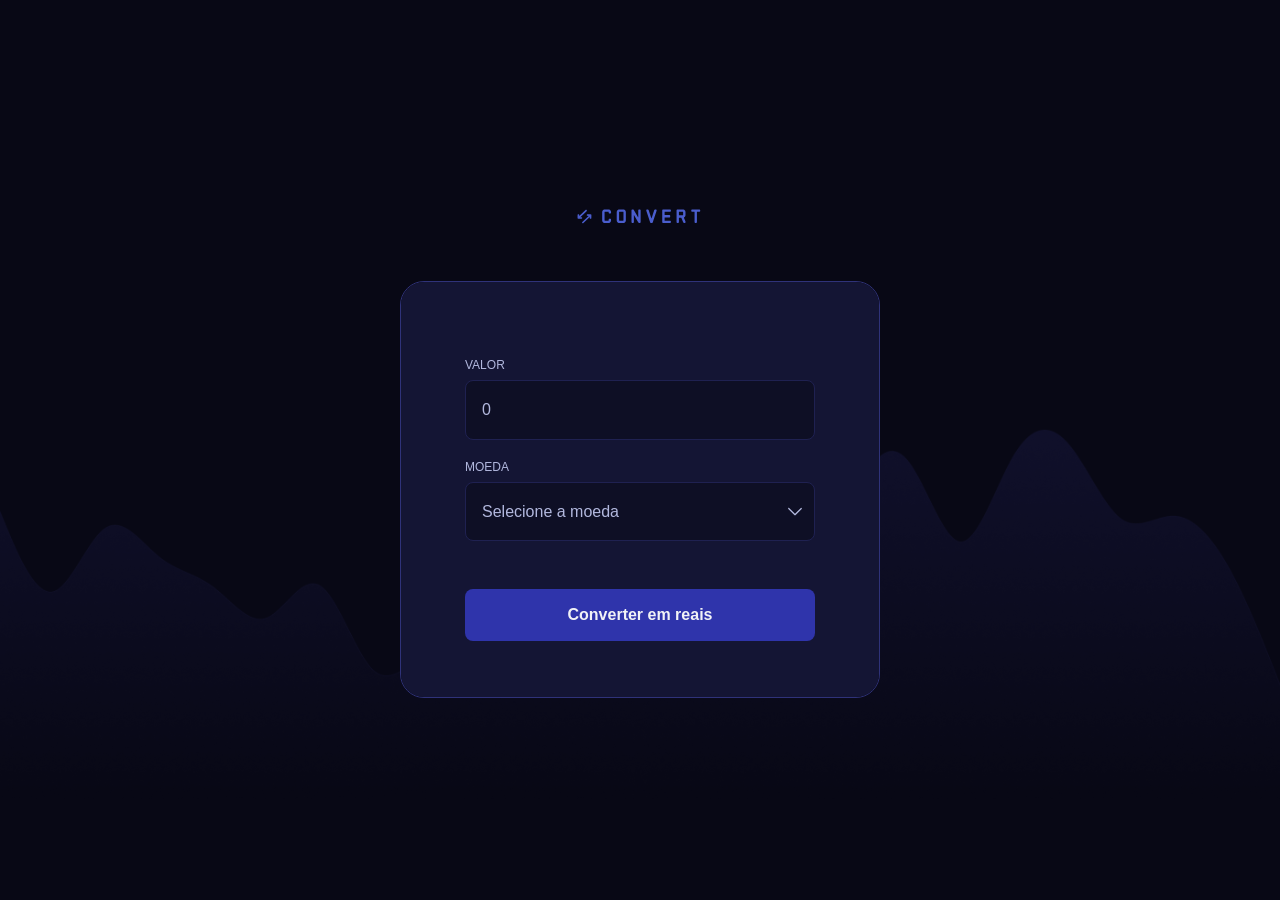
<file: convert/index.html>
<!DOCTYPE html>
<html lang="en">
  <head>
    <meta charset="UTF-8" />
    <meta name="viewport" content="width=device-width, initial-scale=1.0" />

    <link rel="preconnect" href="https://fonts.googleapis.com" />
    <link rel="preconnect" href="https://fonts.gstatic.com" crossorigin />

    <link
      href="https://fonts.googleapis.com/css2?family=IBM+Plex+Mono&family=Roboto:wght@400;500;700&display=swap"
      rel="stylesheet"
    />

    <link rel="stylesheet" href="style.css" />

    <title>Convert</title>
  </head>
  <body>
    <img src="./img/logo.svg" alt="Convert logo" />

    <main>
      <form>
        <label for="amount">valor</label>
        <input type="text" name="amount" id="amount" placeholder="0" required />

        <label for="currency">moeda</label>
        <select name="currency" id="currency" required>
          <option value="" disabled selected hidden>Selecione a moeda</option>
          <option value="USD">Dólar Americano</option>
          <option value="EUR">Euro</option>
          <option value="GBP">Libra Esterlina</option>
          <option value="JPY">Iene</option>
          <option value="ARS">Peso Argentino</option>
        </select>

        <button type="submit">Converter em reais</button>
      </form>

      <footer>
        <span id="description">US$ 1 = R$ 4,86</span>
        <h1 id="result">486,00 Reais</h1>
      </footer>
    </main>

  <script src="scripts.js"></script>
  </body>
</html>
</file>
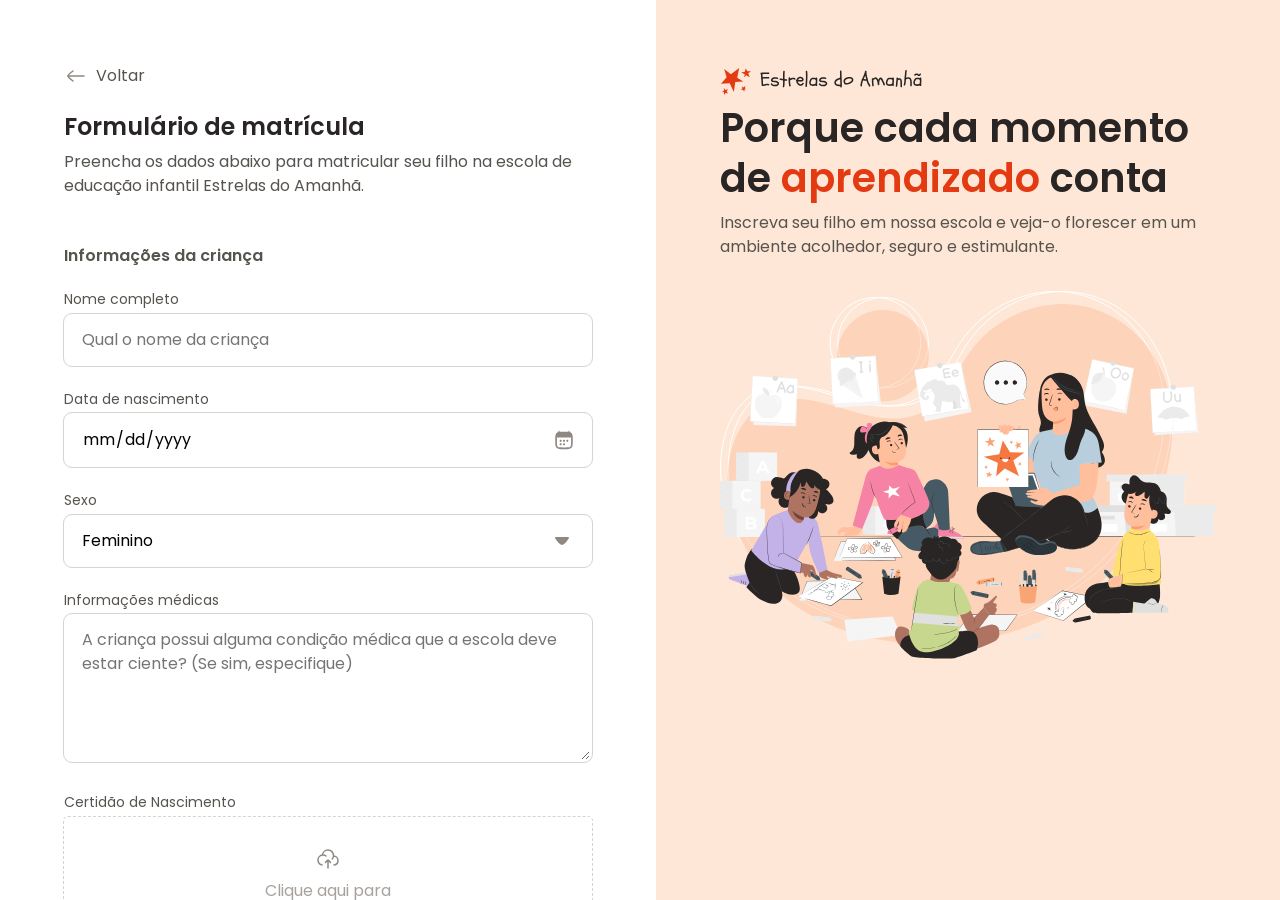
<file: formulario-matricula/index.html>
<!DOCTYPE html>
<html lang="pt-BR">

<head>
    <link rel="preconnect" href="https://fonts.googleapis.com">
    <link rel="preconnect" href="https://fonts.gstatic.com" crossorigin>
    <meta charset="UTF-8">
    <meta name="viewport" content="width=device-width, initial-scale=1.0">
    <title>Estrelas do Amanhã</title>

    <link rel="stylesheet" href="styles/index.css">
    <link
        href="https://fonts.googleapis.com/css2?family=Poppins:ital,wght@0,100;0,200;0,300;0,400;0,500;0,600;0,700;0,800;0,900;1,100;1,200;1,300;1,400;1,500;1,600;1,700;1,800;1,900&display=swap"
        rel="stylesheet">
</head>

<body>
    <div id="app">
        <main>
            <div class="main-container">
                <div class="back">
                    <img src="assets/icons/arrow-left-02.svg" alt="Ícone de voltar">
                    <span>Voltar</span>
                </div>

                <h1>Formulário de matrícula</h1>
                <p>Preencha os dados abaixo para matricular seu filho na escola de educação infantil Estrelas do Amanhã.
                </p>

                <form method="post" enctype="multipart/form-data">
                    <fieldset class="child-info">
                        <legend>Informações da criança</legend>

                        <div class="input-wrapper">
                            <label for="fullname">Nome completo</label>
                            <input id="fullname" name="fullname" type="text" placeholder="Qual o nome da criança">
                        </div>

                        <div class="input-wrapper">
                            <label for="birth">Data de nascimento</label>
                            <input type="date" name="birth" id="birth" lang="pt-BR">
                        </div>

                        <div class="select-wrapper">
                            <label for="gender">Sexo</label>
                            <select name="gender" id="gender">
                                <option value="female">Feminino</option>
                                <option value="male">Masculino</option>
                                <option value="na">Prefiro não responder</option>
                            </select>
                        </div>

                        <div class="textarea-wrapper">
                            <label for="medical-info">Informações médicas</label>
                            <textarea name="medical-info" id="medical-info" cols="30" rows="5"
                                placeholder="A criança possui alguma condição médica que a escola deve estar ciente? (Se sim, especifique)"></textarea>
                        </div>

                        <div class="droparea-wrapper">

                            <label for ="birth-file">Certidão de Nascimento</label>

                            <div class="dropzone">
                                <input type="file" id="birth-file" name="birth-file">
                                <img src="assets/icons/cloud-upload.svg" alt="">
                                <p>Clique aqui para <br>
                                selecionar os arquivos</p>
                            </div>
                        </div>

                    </fieldset>

                    <fieldset class="address">
                        <legend>Endereço residencial</legend>

                        <div class="input-wrapper">
                            <label for="cep">CEP</label>
                            <input id="cep" name="cep" type="text">
                        </div>

                        <div class="flex">
                            <div class="input-wrapper flex-2">
                                <label for="street">Rua</label>
                                <input id="street" name="street" type="text"
                                value="Rua das Flores" disabled>
                            </div>

                            <div class="input-wrapper flex-1">
                                <label for="number">Número</label>
                                <input id="number" name="number" type="number">
                            </div>
                        </div>

                        <div class="flex">
                            <div class="input-wrapper flex-2">
                                <label for="city">Cidade</label>
                                <input id="city" name="city" type="text"
                                value="São Paulo" disabled>
                            </div>

                            <div class="input-wrapper flex-1">
                                <label for="state">Estado</label>
                                <input id="state" name="state" type="text"
                                value="SP" disabled>
                            </div>
                        </div>
                    </fieldset>

                    <fieldset class="gardian">
                        <legend>Informações do Responsável</legend>
                        <div class="input-wrapper">
                            <label for="guardian">Nome completo</label>
                            <input id="guardian" name="guardian" type="text">
                            <small>Principal responsável legal e contato de emergência</small>
                        </div>

                        <div class="input-wrapper">
                            <label for="phone">Telefone</label>
                            <input id="phone" name="phone" type="text"
                            placeholder="(XX) XXXXX-XXXX">
                        </div>

                        <div class="input-wrapper">
                            <label for="email">E-mail</label>
                            <input id="email" name="email" type="email"
                            required>
                            <div class="error">
                                <img src="assets/icons/alert-circle.svg" alt="Ícone de erro">
                                <span>Por favor, insira um e-mail válido</span>
                            </div>
                        </div>
                    </fieldset>

                    <fieldset class="enroll-options">
                        <legend>Opções de Matrícula</legend>

                        <div class="input-wrapper">
                            <label>Selecione o turno de estudo</label>

                            <div class="radio-wrapper">
                                <div class="radio-inner">
                                    <div class="radio-image"></div>
                                    <input type="radio" name="study-shift" value"morning" id="morning">
                                    <img src="assets/icons/sun-cloud-02.svg" alt="Ícone de sol">
                                    <label for="morning">Manhã</label>
                                </div>

                                <div class="radio-inner">
                                    <div class="radio-image"></div>
                                    <input type="radio" name="study-shift" value"evening" id="evening">
                                    <img src="assets/icons/sun-02.svg" alt="Ícone de sol">
                                    <label for="evening">Tarde</label>
                                </div>
                            </div>
                        </div>

                        <div class="input-wrapper">
                            <label>Em qual esporte você gostaria de inscrever seu filho?</label>

                            <div class="radio-wrapper">
                                <div class="radio-inner">
                                    <div class="radio-image"></div>
                                    <input type="radio" name="sport" id="football">
                                    <img src="assets/icons/football.svg" alt="Ícone de futebol">
                                    <label for="football">Futebol</label>
                                </div>

                                <div class="radio-inner">
                                    <div class="radio-image"></div>
                                    <input type="radio" name="sport" id="basketball">
                                    <img src="assets/icons/basketball-02.svg" alt="Ícone de basquete">
                                    <label for="basketball">Basquete</label>
                                </div>

                                <div class="radio-inner">
                                    <div class="radio-image"></div>
                                    <input type="radio" name="sport" id="swimming">
                                    <img src="assets/icons/swimming.svg" alt="Ícone de natação">
                                    <label for="swimming">Natação</label>
                                </div>
                            

                                <div class="radio-inner">
                                    <div class="radio-image"></div>
                                    <input type="radio" name="sport" id="yoga">
                                    <img src="assets/icons/yoga-02.svg" alt="Ícone de ioga">
                                    <label for="yoga">Yoga</label>
                                </div>

                                <div class="radio-inner">
                                    <div class="radio-image"></div>
                                    <input type="radio" name="sport" id="volleyball">
                                    <img src="assets/icons/volleyball.svg" alt="Ícone de vôlei">
                                    <label for="volleyball">Vôlei</label>
                                </div>

                                <div class="radio-inner">
                                    <div class="radio-image"></div>
                                    <input type="radio" name="sport" id="boxing">
                                    <img src="assets/icons/boxing-glove-01.svg" alt="Ícone de boxe">
                                    <label for="boxing">Boxe</label>
                                </div>
                        </div>
                            

                    </fieldset>

                    <div class="terms-wrapper input-wrapper checkbox-wrapper">
                        <div class="checkbox-image"></div>
                        <input type="checkbox" name="terms" id="terms">
                        <label for="terms">
                            Declaro que li e concordo com os <strong>Termos e Condições</strong> e com a <strong>Política de Privacidade</strong> da escola Estrela do Amanhã.
                        </label>
                    </div>

                    <div class="actions-wrapper">
                        <button class="btn-secondary" type="button">
                            Salvar resposas
                        </button>

                        <button class="btn-primary" type="submit">
                            Fazer matrícula
                        </button>
                    </div>

                </form>
            </div>
        </main>

        <aside>
            <div class="aside-container">
                <header>
                    <img src="assets/logo.svg" alt="Logo Estrelas do Amanhã">
                    <h2>
                        Porque cada momento de
                        <span>
                            aprendizado
                        </span>
                        conta
                    </h2>
                    <p>
                        Inscreva seu filho em nossa escola e veja-o florescer em um ambiente acolhedor, seguro e
                        estimulante.
                    </p>
                </header>

                <img src="assets/Illustration.svg" alt="Ilustração de um professora com crianças prestando atenção">

            </div>
        </aside>
    </div>
</body>

</html>
</file>
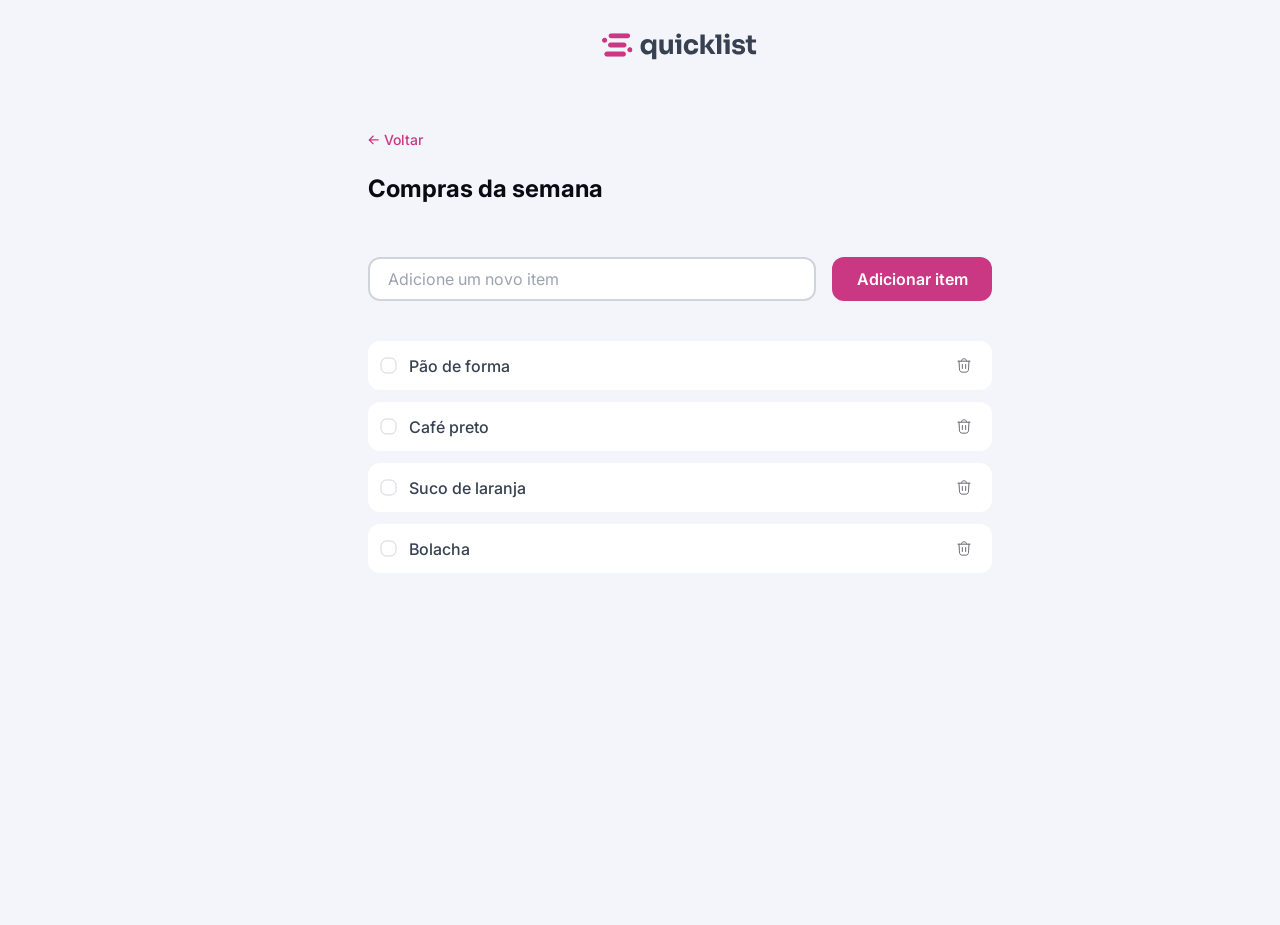
<file: lista-compras/index.html>
<!DOCTYPE html>
<html lang="pt-br">
  <head>
    <meta charset="UTF-8" />
    <meta name="viewport" content="width=device-width, initial-scale=1.0" />

    <link rel="preconnect" href="https://fonts.googleapis.com" />
    <link rel="preconnect" href="https://fonts.gstatic.com" crossorigin />

    <link
      href="https://fonts.googleapis.com/css2?family=Inter:ital,opsz,wght@0,14..32,100..900;1,14..32,100..900&display=swap"
      rel="stylesheet"
    />

    <link rel="stylesheet" href="styles/index.css" />

    <title>Lista de Compras</title>
  </head>
  <body>
    <div class="container">
      <header>
        <div class="logo desktop-only">
          <a href="#">
            <img src="assets/logo.svg" alt="logo quicklist" />
          </a>
        </div>

        <div class="back">
          <a href="#">
            <img src="assets/arrow-left.svg" alt="Voltar para a página anterior" />
            <span>Voltar</span>
          </a>
        </div>

        <h1>Compras da semana</h1>
      </header>

      <main>
        <form method="post">
          <div class="input-wrapper">
            <input
              type="text"
              name="input-item"
              id="input-item"
              placeholder="Adicione um novo item"
            />
            <button type="button" id="add-item-btn">Adicionar item</button>
          </div>

          <div class="list">
            <ul role="list" id="item-list">
              <li>
                <div class="checkbox-wrapper">
                  <label for="item-1">
                    <div class="checkbox-img"></div>
                    <input type="checkbox" name="item-1" id="item-1" />
                  </label>
                </div>
                <span>Pão de forma</span>
                <img
                  class="delete-btn"
                  src="assets/trash-can.svg"
                  alt="Ícone de lixeira"
                  aria-label="Excluir item"
                />
              </li>

              <li>
                <div class="checkbox-wrapper">
                  <label for="item-2">
                    <div class="checkbox-img"></div>
                    <input type="checkbox" name="item-2" id="item-2" />
                  </label>
                </div>
                <span>Café preto</span>
                <img
                  class="delete-btn"
                  src="assets/trash-can.svg"
                  alt="Ícone de lixeira"
                  aria-label="Excluir item"
                />
              </li>

              <li>
                <div class="checkbox-wrapper">
                  <label for="item-3">
                    <div class="checkbox-img"></div>
                    <input type="checkbox" name="item-3" id="item-3" />
                  </label>
                </div>
                <span>Suco de laranja</span>
                <img
                  class="delete-btn"
                  src="assets/trash-can.svg"
                  alt="Ícone de lixeira"
                  aria-label="Excluir item"
                />
              </li>

              <li>
                <div class="checkbox-wrapper">
                  <label for="item-4">
                    <div class="checkbox-img"></div>
                    <input type="checkbox" name="item-4" id="item-4" />
                  </label>
                </div>
                <span>Bolacha</span>
                <img
                  class="delete-btn"
                  src="assets/trash-can.svg"
                  alt="Ícone de lixeira"
                  aria-label="Excluir item"
                />
              </li>
            </ul>
          </div>

          <div class="alert">
            <img src="assets/warning-circle-filled.svg" alt="ícone de alerta" />
            <label>O item foi removido da lista</label>
            <img
              class="close-alert-btn"
              src="assets/delete-small.svg"
              alt="Alerta: item removido da lista"
            />
          </div>
        </form>
      </main>
    </div>

    <script src="script.js"></script>
  </body>
</html>
</file>
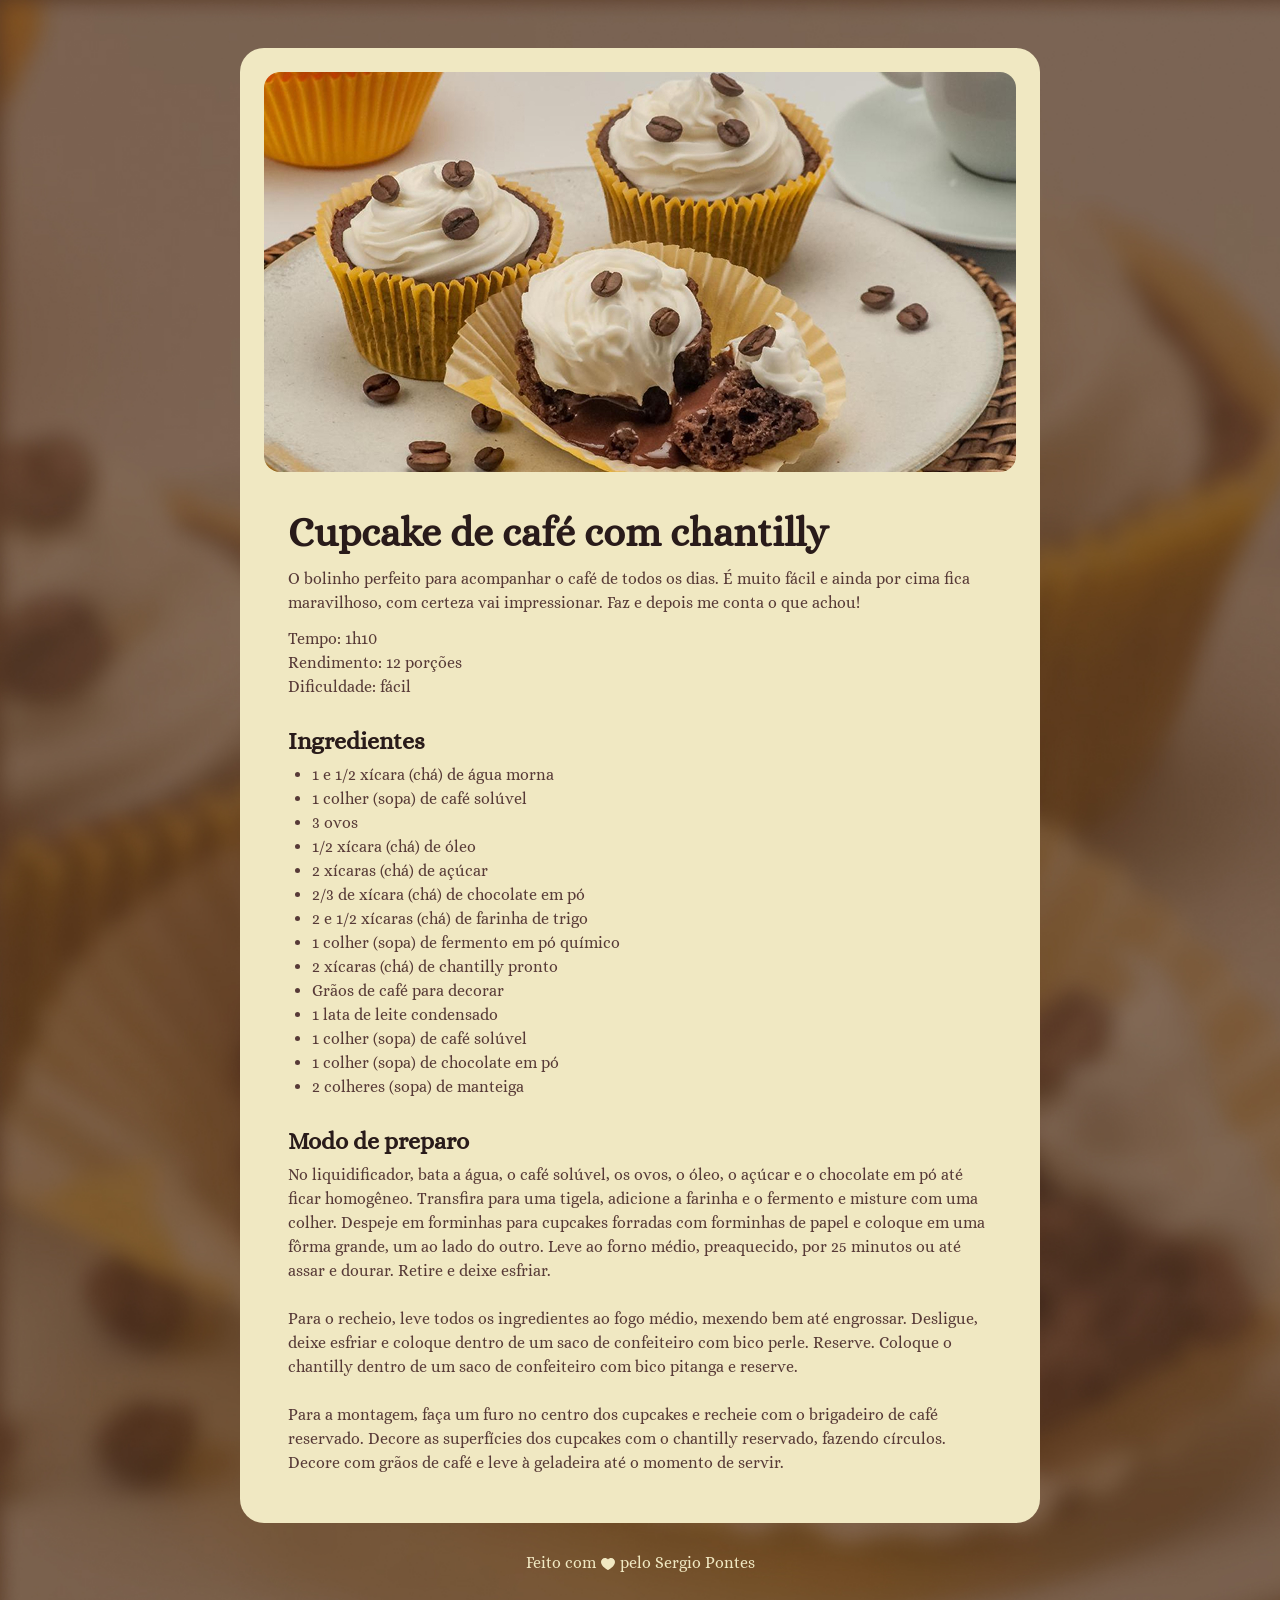
<file: pagina-de-receita/index.html>
<!DOCTYPE html>
<html lang="pt-br">
<head>

	<link rel="preconnect" href="https://fonts.googleapis.com">
<link rel="preconnect" href="https://fonts.gstatic.com" crossorigin>
    <meta charset="UTF-8">
    <meta name="viewport" content="width=device-width, initial-scale=1.0">
    <title>Página de receita</title>

		<link rel="stylesheet" href="style.css">
		<link href="https://fonts.googleapis.com/css2?family=Alice&display=swap" rel="stylesheet">

</head>
<body>
    <div id="page">
      <img src="assets/main-image.jpg" alt="Imagem de um cupcakes">
      <main>
				  <section id="about">
						<h1>Cupcake de café com chantilly</h1>
						<p>O bolinho perfeito para acompanhar o café de todos os dias.
							É muito fácil e ainda por cima fica maravilhoso, com certeza vai impressionar. 
							Faz e depois me conta o que achou!
						</p>
						<p>
							Tempo: 1h10 <br>
							Rendimento: 12 porções <br>
							Dificuldade: fácil
						</p>

					</section>
					<section id="ingredients">
						<h2>Ingredientes</h2>
						<ul>
							<li>1 e 1/2 xícara (chá) de água morna</li>
							<li>1 colher (sopa) de café solúvel</li>
							<li>3 ovos</li>
							<li>1/2 xícara (chá) de óleo</li>
							<li>2 xícaras (chá) de açúcar</li>
							<li>2/3 de xícara (chá) de chocolate em pó</li>
							<li>2 e 1/2 xícaras (chá) de farinha de trigo</li>
							<li>1 colher (sopa) de fermento em pó químico</li>
							<li>2 xícaras (chá) de chantilly pronto</li>
							<li>Grãos de café para decorar</li>
							<li>1 lata de leite condensado</li>
							<li>1 colher (sopa) de café solúvel</li>
							<li>1 colher (sopa) de chocolate em pó</li>
							<li>2 colheres (sopa) de manteiga</li>
						</ul>
					</section>
					<section id="preparation">
						<h2>Modo de preparo</h2>
						<p>
							No liquidificador, bata a água, o café solúvel, os ovos, o óleo, o açúcar e o chocolate em pó até ficar homogêneo. Transfira para uma tigela, adicione a farinha e o fermento e misture com uma colher. Despeje em forminhas para cupcakes forradas com forminhas de papel e coloque em uma fôrma grande, um ao lado do outro. Leve ao forno médio, preaquecido, por 25 minutos ou até assar e dourar. Retire e deixe esfriar. <br><br>
							Para o recheio, leve todos os ingredientes ao fogo médio, mexendo bem até engrossar. Desligue, deixe esfriar e coloque dentro de um saco de confeiteiro com bico perle. Reserve. Coloque o chantilly dentro de um saco de confeiteiro com bico pitanga e reserve. <br><br>
							Para a montagem, faça um furo no centro dos cupcakes e recheie com o brigadeiro de café reservado. Decore as superfícies dos cupcakes com o chantilly reservado, fazendo círculos. Decore com grãos de café e leve à geladeira até o momento de servir.
						</p>
					</section>
      </main>
    </div>

		<footer>
			Feito com
			<img src="assets/heart.svg" alt="Coraçãopequeno">
			pelo Sergio Pontes
		</footer>
</body>
</html>
</file>
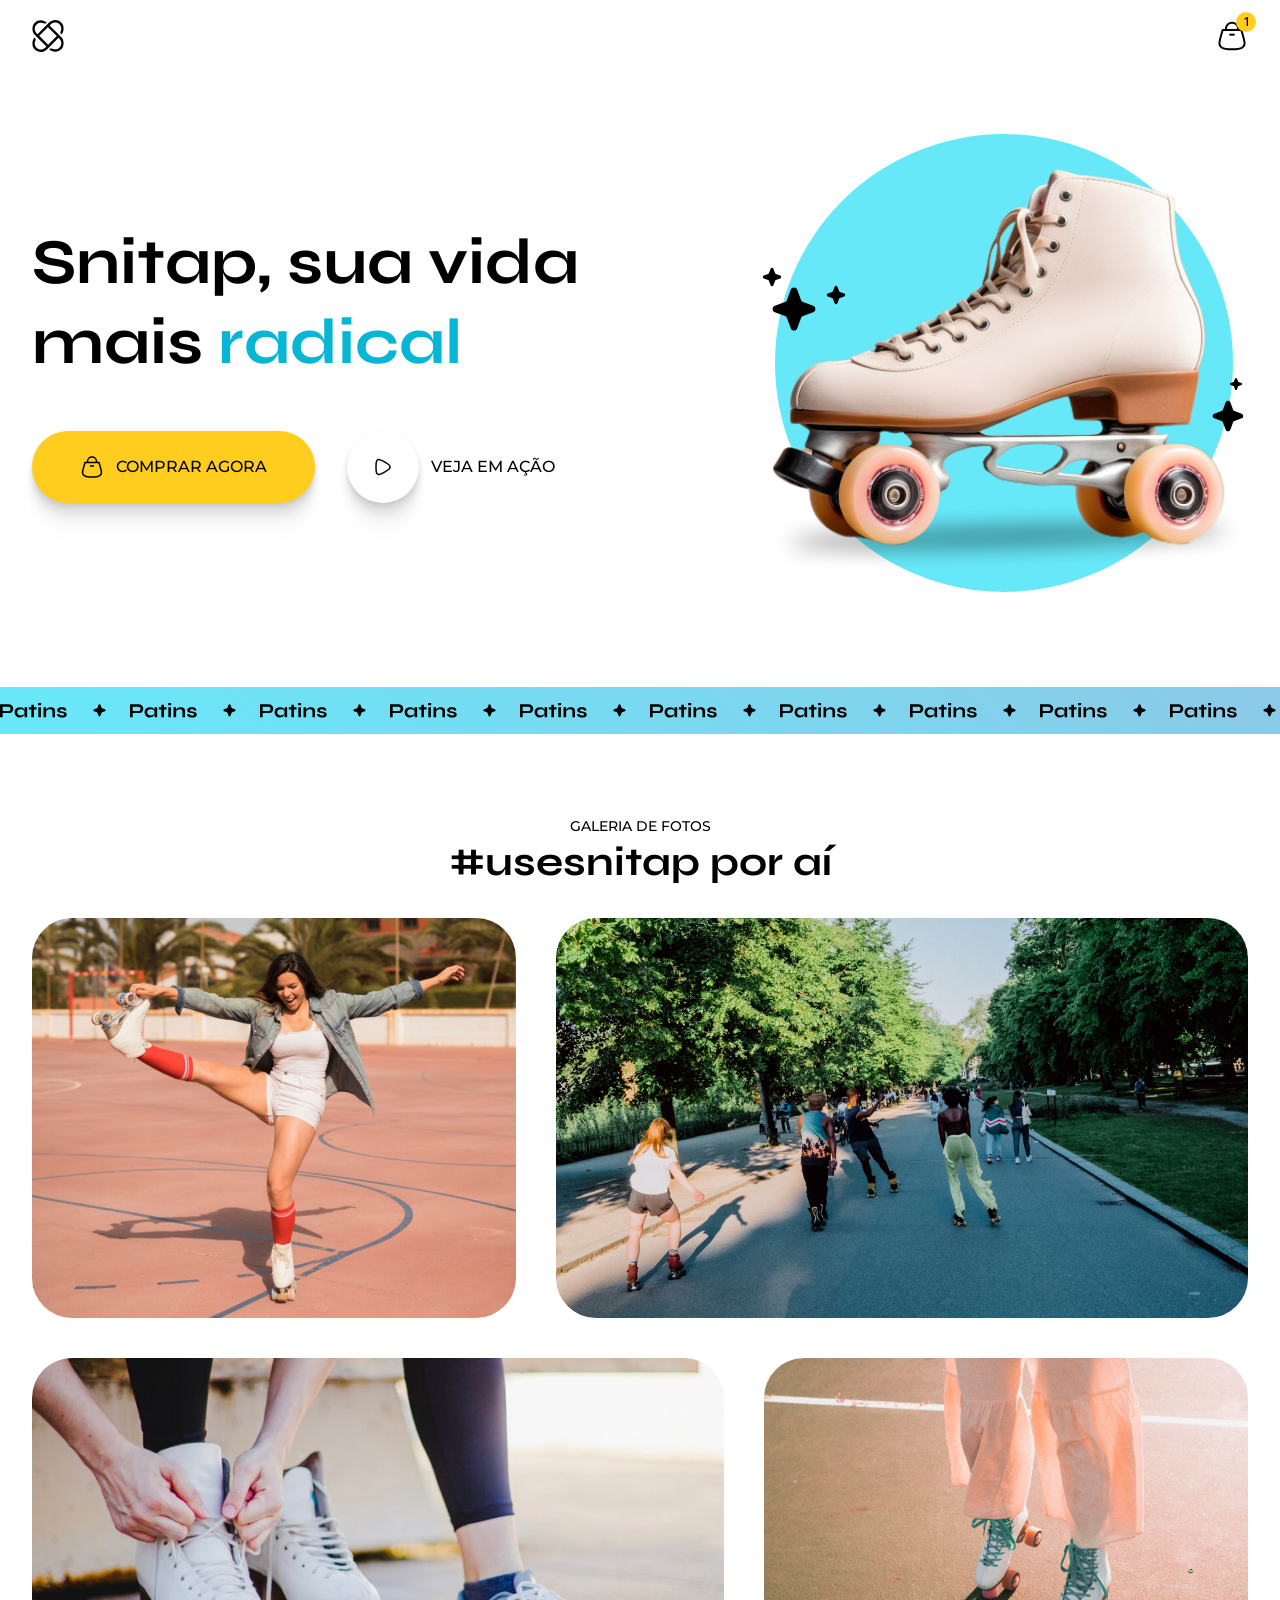
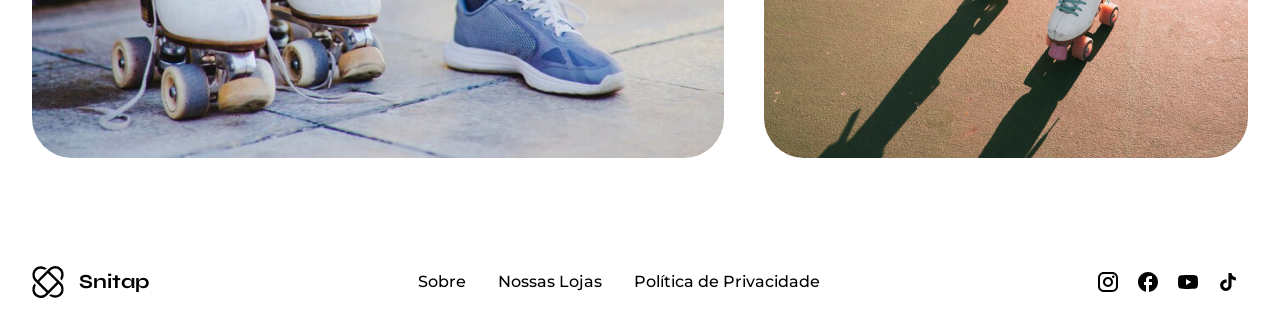
<file: patins-animation/index.html>
<!DOCTYPE html>
<html lang="pt_BR">
  <head>
    <link rel="preconnect" href="https://fonts.googleapis.com" />
    <link rel="preconnect" href="https://fonts.gstatic.com" crossorigin />
    <meta charset="UTF-8" />
    <meta name="viewport" content="width=device-width, initial-scale=1.0" />
    <title>Snitap Patins</title>
    <link rel="stylesheet" href="styles/index.css" />
    <link
      href="https://fonts.googleapis.com/css2?family=Inter:wght@500&family=Montserrat:ital,wght@0,500;1,500&family=Syne:wght@700&display=swap"
      rel="stylesheet"
    />
  </head>
  <body>
    <header class="top">
      <a href="#">
        <img src="assets/logo.svg" alt="" />
      </a>
      <a href="#">
        <img src="assets/icons/shopping-bag.svg" alt="" />
        <span>1</span>
      </a>
    </header>

    <section class="hero">
      <div>
        <h1>
          Snitap, sua vida mais
          <div>
            <span>radical</span>
            <span>divertida</span>
            <span>saudável</span>
            <span>radical</span>
          </div>
        </h1>

        <div class="buttons">
          <a href="#" class="button buy shadow">
            <img src="assets/icons/shopping-bag.svg" alt="" />
            COMPRAR AGORA
          </a>

          <a href="#" class="button play">
            <span class="shadow">
              <img src="assets/icons/play.svg" alt="" />
            </span>
            VEJA EM AÇÃO
          </a>
        </div>
      </div>

      <div>
        <div class="content">
          <img src="assets/hero/ellipse.svg" alt="" />
          <img src="assets/hero/patins-image.png" alt="" />
          <img src="assets/hero/stars-1.svg" alt="" />
          <img src="assets/hero/stars-2.svg" alt="" />
        </div>
      </div>
    </section>

    <section class="banner">
      <div class="scroller bg-gradient-animate">
        <dic class="rolling">
          <img src="assets/banner.svg" alt="">
          <img src="assets/banner.svg" alt="">
          <img src="assets/banner.svg" alt="">
          <img src="assets/banner.svg" alt="">
          <img src="assets/banner.svg" alt="">
          <img src="assets/banner.svg" alt="">
          <img src="assets/banner.svg" alt="">
          <img src="assets/banner.svg" alt="">
          <img src="assets/banner.svg" alt="">
          <img src="assets/banner.svg" alt="">
          <img src="assets/banner.svg" alt="">
          <img src="assets/banner.svg" alt="">
        </dic>
      </div>
    </section>

    <section class="gallery">
      <header>
        <span>GALERIA DE FOTOS</span>
        <h2>#usesnitap por aí</h2>
      </header>

      <div class="content">
        <figure>
          <img src="assets/images/01.png" alt="">
          <figcaption>
          </figcaption>
        </figure>

        <figure data-delay>
          <img src="assets/images/02.png" alt="">
          <figcaption>
          </figcaption>
        </figure>

        <figure>
          <img src="assets/images/03.png" alt="">
          <figcaption>
          </figcaption>
        </figure>

        <figure data-delay>
          <img src="assets/images/04.png" alt="">
          <figcaption>
          </figcaption>
        </figure>
      </div>
    </section>

    <footer>
      <div class="logo">
        <img src="assets/logo.svg" alt="">
        Snitap
      </div>
      <nav>
        <a href="#">Sobre</a>
        <a href="#">Nossas Lojas</a>
        <a href="#">Política de Privacidade</a>
      </nav>

      <div class="social-links">
        <a href="#" title="instagram">
          <img src="assets/icons/instagram.svg" alt="">
        </a>
        <a href="#" title="facebook">
          <img src="assets/icons/facebook.svg" alt="">
        </a>
        <a href="#" title="youtube">
          <img src="assets/icons/youtube.svg" alt="">
        </a>
        <a href="#" title="tiktok">
          <img src="assets/icons/tiktok.svg" alt="">
        </a>
      </div>
    </footer>
  </body>
</html>
</file>
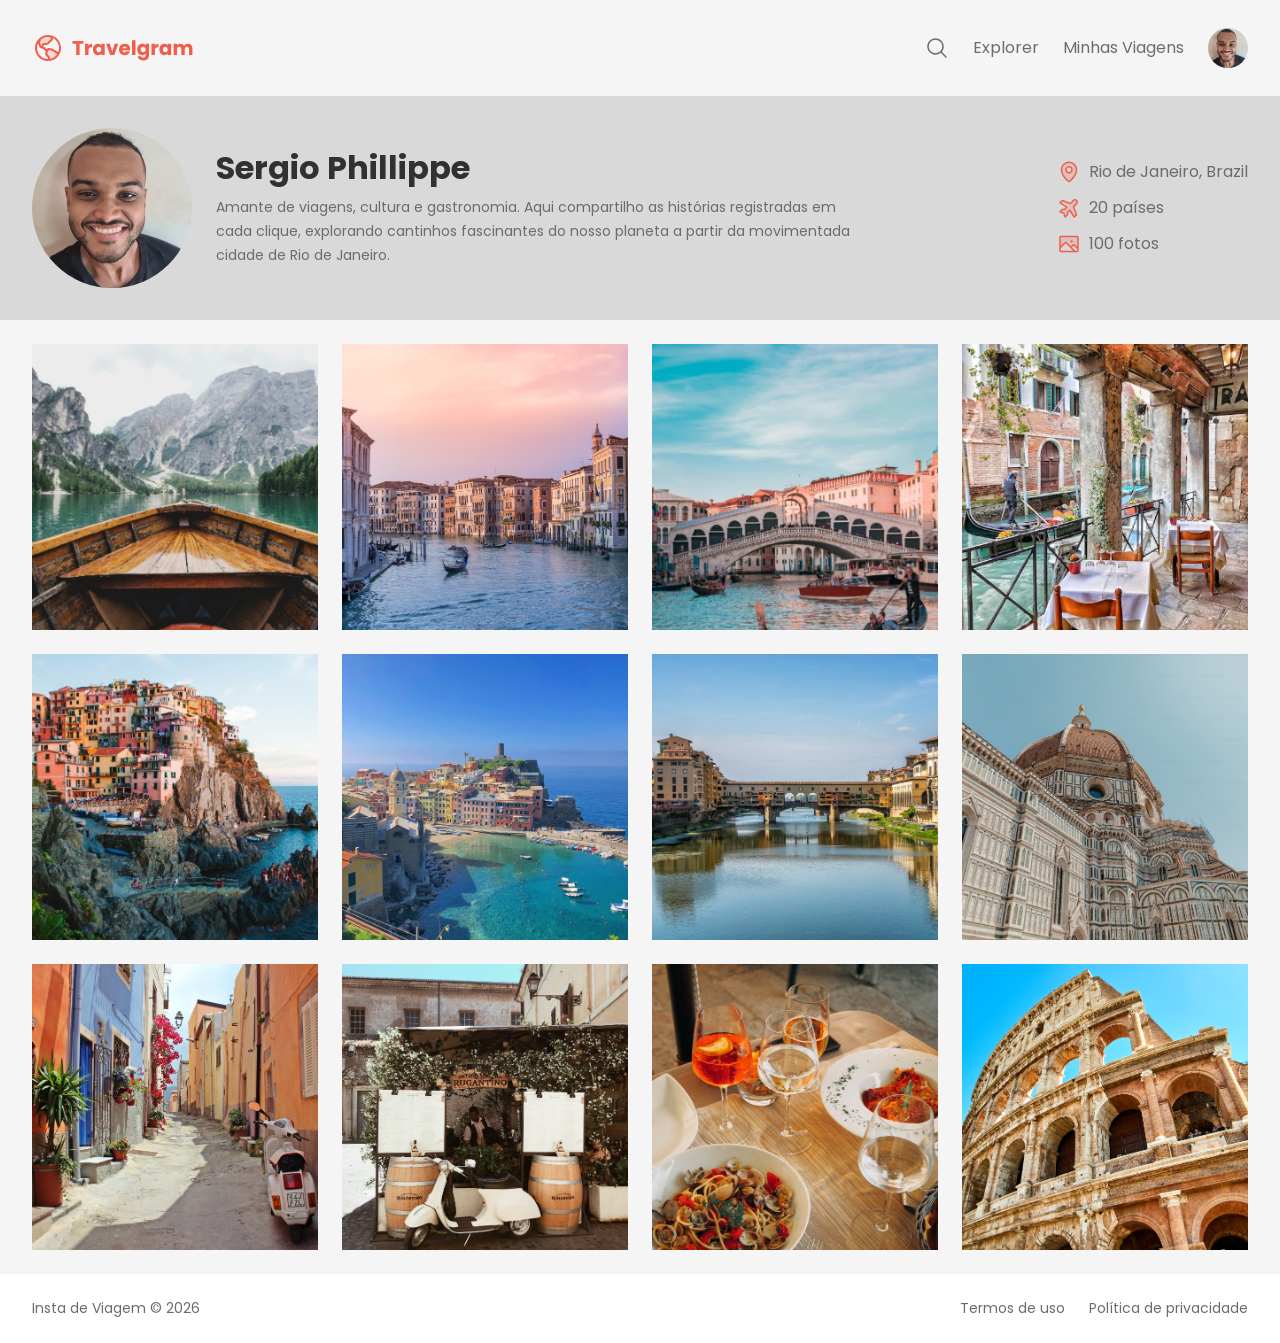
<file: perfil-viagem/index.html>
<!DOCTYPE html>
<html lang="pt-br">
<head>
  <link rel="preconnect" href="https://fonts.googleapis.com">
  <link rel="preconnect" href="https://fonts.gstatic.com" crossorigin>


  <meta charset="UTF-8">
  <meta name="viewport" content="width=device-width, initial-scale=1.0">
  <title>Perfil Viagem</title>
  <link rel="stylesheet" href="styles/index.css">

  <link href="https://fonts.googleapis.com/css2?family=Alice&family=Poppins:wght@400;700&display=swap" rel="stylesheet">
</head>
<body>
  <div class="bg-surface-color">
    <nav class="container">
      <a href="#" id="logo">
        <img src="assets/Logo.svg" alt="Logomarca">
      </a>
      <ul id="primary-menu">
        <li>
          <a href="#">
            <img src="assets/icons/MagnifyingGlass.svg" alt="icone de lupa">
          </a>
        </li>
        <li><a href="#">Explorer</a></li>
        <li><a href="#">Minhas Viagens</a></li>
        <li>
          <a href="#">
            <img src="assets/WhatsApp Image 2025-04-14 at 13.00.54.jpeg" alt="Imagem do perfil">
          </a>
        </li>
      </ul>
    </nav>

    <header>
      <div class="container">
        <div id="profile">
          <img src="assets/WhatsApp Image 2025-04-14 at 13.00.54.jpeg" alt="Sergio Phillippe">
          <div class="profile-text">
            <h1>Sergio Phillippe</h1>
            <p class="bio">Amante de viagens, cultura e gastronomia. Aqui compartilho as histórias registradas em cada clique, explorando cantinhos fascinantes do nosso planeta a partir da movimentada cidade de Rio de Janeiro.</p>
          </div>
        </div>
        <div id="stats">
          <ul>
            <li>
              <img src="assets/icons/MapPin.svg" alt="localização">
              <span>Rio de Janeiro, Brazil</span>
            </li>
            <li>
              <img src="assets/icons/AirplaneTilt.svg" alt="países">
              <span>20 países</span>
            </li>
            <li>
              <img src="assets/icons/Image.svg" alt="fotos">
              <span>100 fotos</span>
            </li>
          </ul>
        </div>
      </div>
    </header>

    <main class="container">
      <section class="gallery">
        <img src="assets/images/Image 01.png" alt="">
        <img src="assets/images/Image 02.png" alt="">
        <img src="assets/images/Image 03.png" alt="">
        <img src="assets/images/Image 04.png" alt="">
        <img src="assets/images/Image 05.png" alt="">
        <img src="assets/images/Image 06.png" alt="">
        <img src="assets/images/Image 07.png" alt="">
        <img src="assets/images/Image 08.png" alt="">
        <img src="assets/images/Image 09.png" alt="">
        <img src="assets/images/Image 10.png" alt="">
        <img src="assets/images/Image 11.png" alt="">
        <img src="assets/images/Image 12.png" alt="">
      </section>
    </main>
  </div>

  <footer class="container">
    <span>
      Insta de Viagem &copy; 2026
    </span>

    <span>
      Termos de uso
    </span>

    <span>
      Política de privacidade
    </span>
  </footer>
</body>
</html>
</file>
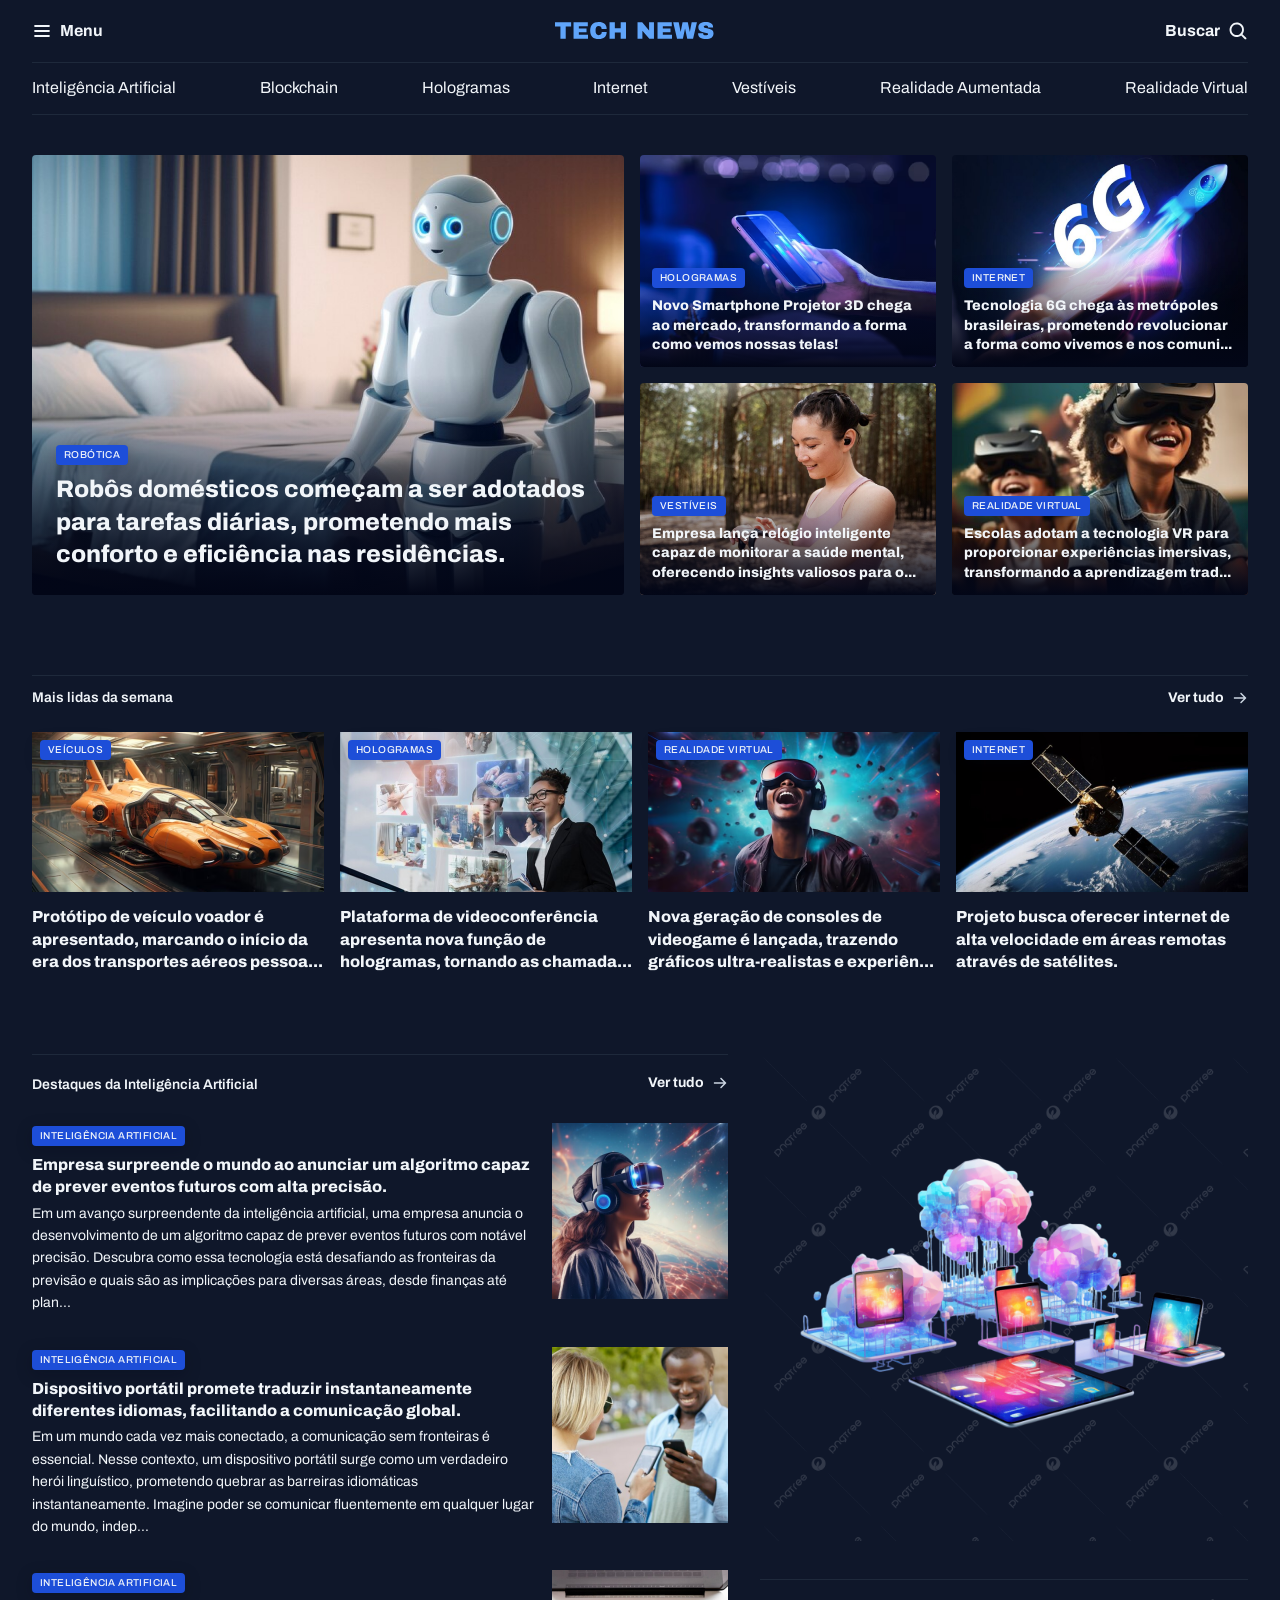
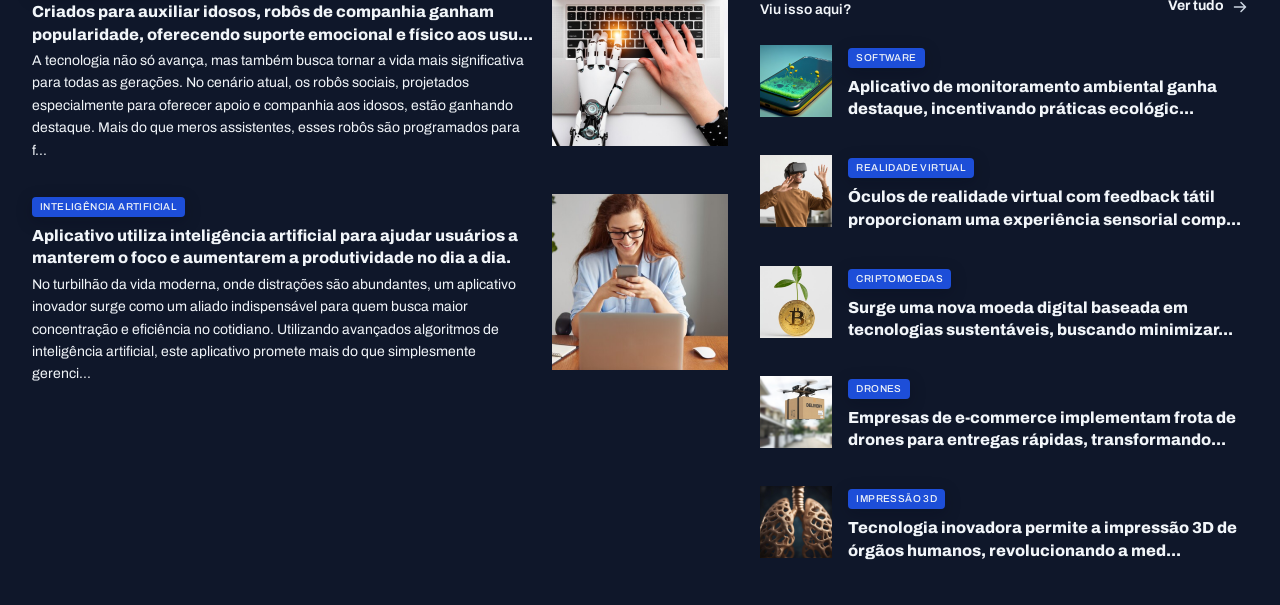
<file: portal-noticias/index.html>
<!DOCTYPE html>
<html lang="pt-BR">

<head>
    <link rel="preconnect" href="https://fonts.googleapis.com">
    <link rel="preconnect" href="https://fonts.gstatic.com" crossorigin>

    <meta charset="UTF-8">
    <meta name="viewport" content="width=device-width, initial-scale=1.0">
    <title>Portal de notícias</title>
    <link rel="stylesheet" href="styles/index.css">

    <link href="https://fonts.googleapis.com/css2?family=Archivo:ital,wght@0,100..900;1,100..900&display=swap"
        rel="stylesheet">
</head>

<body>
    <header class="container">
        <nav id="primary" class="grid grid-flow-col">
            <div>
                <img src="assets/icons/List.svg" alt="ícone de menu">
                <strong>Menu</strong>
            </div>

            <div>
                <img src="assets/Tech News.svg" alt="TechNews logo">
            </div>

            <div>
                <strong>Buscar</strong>
                <img src="assets/icons/MagnifyingGlass.svg" alt="ícone de lupa para pesquisa">
            </div>
        </nav>
        <nav id="secondary" class="grid grid-flow-col">
            <a href="#">Inteligência Artificial</a>
            <a href="#">Blockchain</a>
            <a href="#">Hologramas</a>
            <a href="#">Internet</a>
            <a href="#">Vestíveis</a>
            <a href="#">Realidade Aumentada</a>
            <a href="#">Realidade Virtual</a>
        </nav>
    </header>

    <main class="grid container">
        <section id="featured" class="grid grid-flow-col gap-16">
            <figure class="card">
                <img src="assets/images/Image 01.png" alt="Robôs domésticos começam a ser adotados para tarefas diárias, prometendo mais conforto e
                eficiência nas residências.">

                <figcaption>
                    <span class="content-tag">robótica</span>
                    <h2 class="text-2xl">
                        Robôs domésticos começam a ser adotados para tarefas diárias, prometendo mais conforto e
                        eficiência nas residências.
                    </h2>
                </figcaption>


            </figure>

            <div class="grid grid-cols-2 gap-16">
                <figure class="card">
                    <img src="assets/images/Image 02.png"
                        alt="Novo Smartphone Projetor 3D chega ao mercado, transformando a forma como vemos nossas telas!">

                    <figcaption>
                        <span class="content-tag">hologramas</span>
                        <h2 class="text-lg">
                            Novo Smartphone Projetor 3D chega ao mercado, transformando a forma como vemos nossas telas!
                        </h2>
                    </figcaption>
                </figure>

                <figure class="card">
                    <img src="assets/images/Image 03.png"
                        alt="Tecnologia 6G chega às metrópoles brasileiras, prometendo revolucionar a forma como vivemos e nos comunicamos.">

                    <figcaption>
                        <span class="content-tag">internet</span>
                        <h2 class="text-lg">
                            Tecnologia 6G chega às metrópoles brasileiras, prometendo revolucionar a forma como vivemos
                            e nos comuni...
                        </h2>
                    </figcaption>
                </figure>

                <figure class="card">
                    <img src="assets/images/Image 04.png"
                        alt="Empresa lança relógio inteligente capaz de monitorar a saúde mental, oferecendo insights valiosos para o bem-estar pessoal.">

                    <figcaption>
                        <span class="content-tag">vestíveis</span>
                        <h2 class="text-lg">
                            Empresa lança relógio inteligente capaz de monitorar a saúde mental, oferecendo insights
                            valiosos para o...
                        </h2>
                    </figcaption>
                </figure>

                <figure class="card">
                    <img src="assets/images/Image 05.png"
                        alt="Escolas adotam a tecnologia VR para proporcionar experiências imersivas, transformando a aprendizagem tradicional.">

                    <figcaption>
                        <span class="content-tag">realidade virtual</span>
                        <h2 class="text-lg">
                            Escolas adotam a tecnologia VR para proporcionar experiências imersivas, transformando a
                            aprendizagem trad...
                        </h2>
                    </figcaption>
                </figure>
            </div>
        </section>

        <section id="weekly">
            <header class="grid grid-flow-col">
                <h3>Mais lidas da semana</h3>
                <a href="#" class="grid grid-flow-col">
                    <strong>Ver tudo</strong>
                    <span></span>
                </a>
            </header>

            <div class="grid gap-16">
                <figure>
                    <span class="content-tag">veículos</span>
                    <img src="assets/images/Image 06.png" alt="">
                    <p>Protótipo de veículo voador é apresentado, marcando o início da era dos transportes aéreos
                        pessoa...</p>
                </figure>

                <figure>
                    <span class="content-tag">hologramas</span>
                    <img src="assets/images/Image 07.png" alt="">
                    <p>Plataforma de videoconferência apresenta nova função de hologramas, tornando as chamada...</p>
                </figure>

                <figure>
                    <span class="content-tag">realidade virtual</span>
                    <img src="assets/images/Image 08.png" alt="">
                    <p>Nova geração de consoles de videogame é lançada, trazendo gráficos ultra-realistas e experiên...
                    </p>
                </figure>

                <figure>
                    <span class="content-tag">internet</span>
                    <img src="assets/images/Image 09.png" alt="">
                    <p>Projeto busca oferecer internet de alta velocidade em áreas remotas através de satélites.</p>
                </figure>
            </div>
        </section>

        <section id="ai">
            <header class="grid grid-flow-col">
                <h3>Destaques da Inteligência Artificial</h3>
                <a href="#" class="grid grid-flow-col">
                    <strong>Ver tudo</strong>
                    <span></span>
                </a>
            </header>

            <div class="grid gap-32">
                <article class="grid grid-flow-col gap-16">
                    <div>
                        <span class="content-tag">Inteligência Artificial</span>
                        <h3 class="text-xl">
                            Empresa surpreende o mundo ao anunciar um algoritmo capaz de prever eventos futuros com alta
                            precisão.
                        </h3>
                        <p class="text-sm">
                            Em um avanço surpreendente da inteligência artificial, uma empresa anuncia o desenvolvimento
                            de um algoritmo capaz de prever eventos futuros com notável precisão. Descubra como essa
                            tecnologia está desafiando as fronteiras da previsão e quais são as implicações para
                            diversas áreas, desde finanças até plan...
                        </p>
                    </div>
                    <div>
                        <img src="assets/images/Image 10.png" alt="">
                    </div>
                </article>

                <article class="grid grid-flow-col gap-16">
                    <div>
                        <span class="content-tag">Inteligência Artificial</span>
                        <h3 class="text-xl">
                            Dispositivo portátil promete traduzir instantaneamente diferentes idiomas, facilitando a
                            comunicação global.
                        </h3>
                        <p class="text-sm">
                            Em um mundo cada vez mais conectado, a comunicação sem fronteiras é essencial. Nesse
                            contexto, um dispositivo portátil surge como um verdadeiro herói linguístico, prometendo
                            quebrar as barreiras idiomáticas instantaneamente. Imagine poder se comunicar fluentemente
                            em qualquer lugar do mundo, indep...
                        </p>
                    </div>
                    <div>
                        <img src="assets/images/Image 11.png" alt="">
                    </div>
                </article>

                <article class="grid grid-flow-col gap-16">
                    <div>
                        <span class="content-tag">Inteligência Artificial</span>
                        <h3 class="text-xl">
                            Criados para auxiliar idosos, robôs de companhia ganham popularidade, oferecendo suporte
                            emocional e físico aos usu...
                        </h3>
                        <p class="text-sm">
                            A tecnologia não só avança, mas também busca tornar a vida mais significativa para todas as
                            gerações. No cenário atual, os robôs sociais, projetados especialmente para oferecer apoio e
                            companhia aos idosos, estão ganhando destaque. Mais do que meros assistentes, esses robôs
                            são programados para f...
                        </p>
                    </div>
                    <div>
                        <img src="assets/images/Image 12.png" alt="">
                    </div>
                </article>

                <article class="grid grid-flow-col gap-16">
                    <div>
                        <span class="content-tag">Inteligência Artificial</span>
                        <h3 class="text-xl">
                            Aplicativo utiliza inteligência artificial para ajudar usuários a manterem o foco e
                            aumentarem a produtividade no dia a dia.
                        </h3>
                        <p class="text-sm">
                            No turbilhão da vida moderna, onde distrações são abundantes, um aplicativo inovador surge
                            como um aliado indispensável para quem busca maior concentração e eficiência no cotidiano.
                            Utilizando avançados algoritmos de inteligência artificial, este aplicativo promete mais do
                            que simplesmente gerenci...
                        </p>
                    </div>
                    <div>
                        <img src="assets/images/Image 13.png" alt="">
                    </div>
                </article>
            </div>
        </section>

        <aside>
            <div id="ads">
                <img src="assets/images/ads 2.png" alt="">
            </div>

            <section id="more">
                <header class="grid grid-flow-col">
                    <h3>Viu isso aqui?</h3>
                    <a href="#" class="grid grid-flow-col">
                        <strong>Ver tudo</strong>
                        <span></span>
                    </a>
                </header>

                <div class="grid gap-32">
                    <article class="grid grid-flow-col gap-16">
                        <div>
                            <img src="assets/images/Image 14.png"
                                alt="Aplicativo de monitoramento ambiental ganha destaque, incentivando práticas ecológicas e promovendo a conscientização.">
                        </div>

                        <div>
                            <span class="content-tag">Software</span>
                            <h3 class="text-xl">
                                Aplicativo de monitoramento ambiental ganha destaque, incentivando práticas ecológic...
                            </h3>
                        </div>

                    </article>

                    <article class="grid grid-flow-col gap-16">
                        <div>
                            <img src="assets/images/Image 15.png"
                                alt="Óculos de realidade virtual com feedback tátil proporcionam uma experiência sensorial completa, imergindo usuários em ambientes digitais.">
                        </div>

                        <div>
                            <span class="content-tag">Realidade virtual</span>
                            <h3 class="text-xl">
                                Óculos de realidade virtual com feedback tátil proporcionam uma experiência sensorial
                                comp...
                            </h3>
                        </div>

                    </article>

                    <article class="grid grid-flow-col gap-16">
                        <div>
                            <img src="assets/images/Image 16.png"
                                alt="Surge uma nova moeda digital baseada em tecnologias sustentáveis, buscando minimizar o impacto ambiental associado à mineração de criptomoedas.">
                        </div>

                        <div>
                            <span class="content-tag">criptomoedas</span>
                            <h3 class="text-xl">
                                Surge uma nova moeda digital baseada em tecnologias sustentáveis, buscando minimizar...
                            </h3>
                        </div>

                    </article>

                    <article class="grid grid-flow-col gap-16">
                        <div>
                            <img src="assets/images/Image 17.png"
                                alt="Empresas de e-commerce implementam frota de drones para entregas rápidas, transformando o cenário do comércio online.">
                        </div>

                        <div>
                            <span class="content-tag">Drones</span>
                            <h3 class="text-xl">
                                Empresas de e-commerce implementam frota de drones para entregas rápidas,
                                transformando...
                            </h3>
                        </div>

                    </article>

                    <article class="grid grid-flow-col gap-16">
                        <div>
                            <img src="assets/images/Image 18.png"
                                alt="Tecnologia inovadora permite a impressão 3D de órgãos humanos, revolucionando a medicina e a lista de espera por transplantes.">
                        </div>

                        <div>
                            <span class="content-tag">Impressão 3D</span>
                            <h3 class="text-xl">
                                Tecnologia inovadora permite a impressão 3D de órgãos humanos, revolucionando a med...
                            </h3>
                        </div>

                    </article>
                </div>
            </section>
        </aside>
    </main>
</body>

</html>
</file>
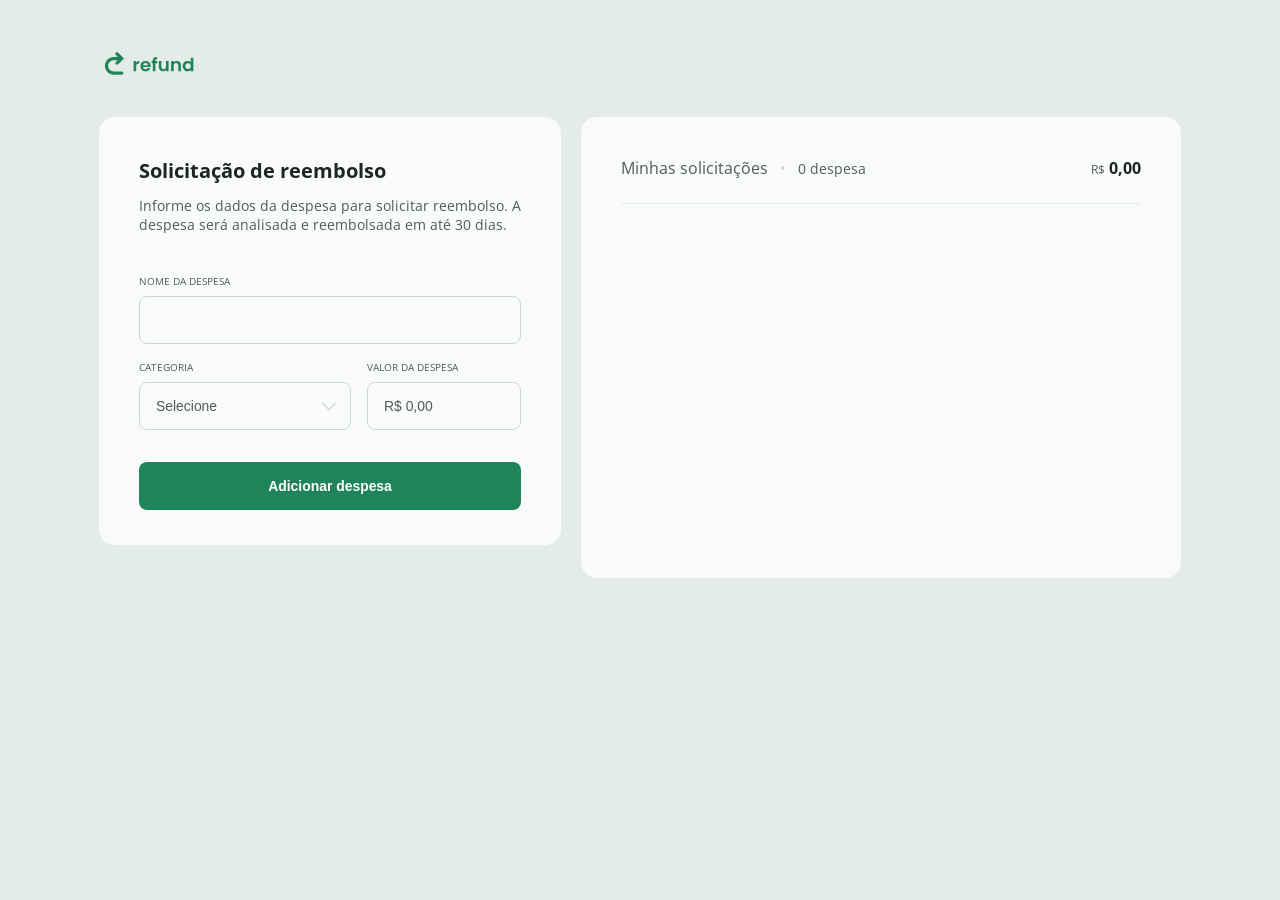
<file: refund/index.html>
<!DOCTYPE html>
<html lang="en">
  <head>
    <meta charset="UTF-8" />
    <meta name="viewport" content="width=device-width, initial-scale=1.0" />

    <link rel="preconnect" href="https://fonts.googleapis.com" />
    <link rel="preconnect" href="https://fonts.gstatic.com" crossorigin />

    <link
      href="https://fonts.googleapis.com/css2?family=Open+Sans:wght@400;600;700&display=swap"
      rel="stylesheet"
    />

    <link rel="stylesheet" href="styles.css" />

    <title>Refund</title>
  </head>

  <body>
    <main>
      <img src="./img/logo.svg" alt="Convert logo" class="logo" />

      <section>
        <form>
          <h1>Solicitação de reembolso</h1>
          <p>
            Informe os dados da despesa para solicitar reembolso. A despesa será
            analisada e reembolsada em até 30 dias.
          </p>

          <fieldset>
            <legend>Nome da despesa</legend>
            <input type="text" id="expense" name="expense" required />
          </fieldset>

          <div class="inputs-row">
            <fieldset>
              <legend>Categoria</legend>
              <select id="category" name="category" required>
                <option value="" disabled selected hidden>Selecione</option>
                <option value="food">Alimentação</option>
                <option value="accommodation">Hospedagem</option>
                <option value="services">Serviços</option>
                <option value="transport">Transporte</option>
                <option value="others">Outros</option>
              </select>
            </fieldset>

            <fieldset>
              <legend>Valor da despesa</legend>
              <input
                type="text"
                name="amount"
                id="amount"
                placeholder="R$ 0,00"
                required
              />
            </fieldset>
          </div>

          <button type="submit">Adicionar despesa</button>
        </form>

        <aside>
          <header>
            <p>
              Minhas solicitações <i>&bullet;</i>
              <span>0 despesa</span>
            </p>
            <h2><small>R$</small>0,00</h2>
          </header>

          <ul>
            <!-- 
              Exemplo da estrutura html de um item de despesa 
            <li class="expense">
              <img src="./img/food.svg" alt="Ícone de tipo da despesa" />

              <div class="expense-info">
                <strong>Almoço</strong>
                <span>Alimentação</span>
              </div>

              <span class="expense-amount"><small>R$</small>1.420,57</span>

              <img src="./img/remove.svg" alt="remover" class="remove-icon" />
            </li>
            -->
          </ul>
        </aside>
      </section>
    </main>
    <script src="scripts.js"></script>
  </body>
</html>
</file>
<file: convert/style.css>
* {
  margin: 0;
  padding: 0;
  box-sizing: border-box;
}

:root {
  font-family: "Inter", sans-serif;
  font-size: 16px;
}

::-webkit-scrollbar {
  width: 8px;
}

::-webkit-scrollbar-track {
  background-color: #1f2151;
}

::-webkit-scrollbar-thumb {
  background-color: #2f3279;
}

body {
  width: 100%;
  height: 100vh;

  background-image: url("./img/bg.png");
  background-size: contain;

  display: flex;
  align-items: center;
  justify-content: center;
  flex-direction: column;

  gap: 3.12rem;

  color: #f1f2f6;
}

main {
  width: 480px;
  border-radius: 1.5rem;

  border: 1px solid #2f3279;
  overflow-y: hidden;
}

form {
  background-color: #141534;

  display: flex;
  flex-direction: column;

  padding: 3.5rem 4rem;
}

label {
  font-size: 0.75rem;
  color: #b2b8de;
  text-transform: uppercase;
  margin-bottom: 0.5rem;
  margin-top: 1.25rem;
}

input,
select {
  outline: 0;

  color: #f1f2f6;
  border: 1px solid #1f2151;
  border-radius: 0.5rem;

  background-color: #0e0f25;
  padding: 1.25rem 1rem;

  font-family: "Inter", sans-serif;
  font-size: 1rem;
}

select {
  -moz-appearance: none;
  -webkit-appearance: none;
  appearance: none;

  background: url("./img/chevron-down.svg") no-repeat;
  background-position: calc(100% - 0.75rem) center !important;
  background-color: #0e0f25;

  cursor: pointer;
  font-size: 1rem;
}

input::placeholder,
select:invalid,
option {
  color: #b2b8de;
}

input:focus,
select:focus {
  border: 1px solid #4a5dcd;
}

button {
  height: 3.25rem;

  background-color: #2f34ab;

  border: none;
  border-radius: 0.5rem;

  color: #f1f2f6;

  font-family: "Inter", sans-serif;
  font-size: 1rem;
  font-weight: 600;
  cursor: pointer;
  transition: background-color 0.2s;

  margin-top: 3rem;
  outline: 0;
}

button:hover {
  background-color: #4a5dcd;
}

button:focus {
  outline: 1.5px solid #4a5dcd;
}

footer {
  background-color: #1f2151;
  padding: 2.5rem;
  max-height: 196px;

  text-align: center;
  display: none;

  overflow-y: scroll;
}

.show-result {
  display: block;
}

footer span {
  color: #7d8dec;
  font-size: 1rem;
  font-family: "IBM Plex Mono", monospace;
  margin-bottom: 0.5rem;
  line-height: 1.25rem;
}

footer h1 {
  color: #f1f2f6;
  font-weight: 700;
  font-size: 2rem;
  line-height: 3rem;
  word-break: break-all;
}
</file>
<file: formulario-matricula/styles/index.css>
@import url(global.css);
@import url(layout.css);
@import url(forms.css);
</file>
<file: lista-compras/styles/index.css>
@import url(global.css);
@import url(layout.css);
</file>
<file: pagina-de-receita/style.css>
*{
  margin: 0;
  padding: 0;
}

:root{
  font-family: "Alice", serif;
  line-height: 150%;
  color: #573A37;
}


body{
  background-image: url(assets/bg.jpg);
  background-size: cover;
}

#page {
  box-sizing: border-box;
  width: 800px;
  padding: 24px;
  background-color: #F0E8C2;
  border-radius: 24px;
  margin: 48px auto 28px;
}

img{
  border-radius: 16px;
}

main {
  padding: 24px;
}

section + section {
  margin-top: 24px;

}

#about p + p {
  margin-top: 12px;
}

h1{
  line-height: 140%;
  font-size: 40px;
}

h2{
  font-size: 24px;
}
h1, h2{
  color: #291B1A;
  margin-bottom: 4px;
  line-height: 150%;

}

ul {
  padding-left: 24px;
}

footer{
  color: #F0E8C2;
  text-align: center;
  padding-bottom: 48px;
}

footer img {
  vertical-align: middle;
}
</file>
<file: patins-animation/styles/index.css>
@import url(global.css);
@import url(header.css);
@import url(hero.css);
@import url(banner.css);
@import url(gallery.css);
@import url(footer.css);
</file>
<file: perfil-viagem/styles/index.css>
@import url("global.css");
@import url("nav.css");
@import url("header.css");
@import url("main.css");
@import url("footer.css");
</file>
<file: portal-noticias/styles/index.css>
@import url('global.css');
@import url('utility.css');
@import url('header.css');
@import url('sections.css');
</file>
<file: refund/styles.css>
* {
  margin: 0;
  padding: 0;
  box-sizing: border-box;
}

:root {
  font-family: "Open Sans", sans-serif;
  font-size: 16px;
}

::-webkit-scrollbar {
  width: 0.5rem;
}

::-webkit-scrollbar-track {
  background-color: transparent;
}

::-webkit-scrollbar-thumb {
  background: #e4ece9;
}

body {
  width: 100%;
  height: 100vh;

  background-color: #e4ece9;

  display: flex;
  flex-direction: column;
  align-items: center;

  color: #1f2523;
}

.logo {
  margin: 3rem 0 2rem;
}

main section {
  display: flex;
  flex: 1;
  gap: 1.25rem;
  padding-bottom: 2rem;
}

form {
  background-color: #f9fbfa;
  border-radius: 1rem;
  padding: 2.5rem;
  max-width: 462px;

  display: flex;
  flex-direction: column;
}

form h1 {
  font-size: 1.25rem;
}

form p {
  font-size: 0.87rem;
  color: #4d5c57;
  margin: 0.75rem 0 2.5rem;
}

fieldset {
  border: none;
  display: flex;
}

fieldset legend {
  text-transform: uppercase;
  font-size: 0.62rem;
  color: #4d5c57;
  margin-bottom: 0.5rem;
}

fieldset:focus-within legend {
  color: #1f8459;
  font-weight: 700;
}

input,
select {
  flex: 1;
  height: 3rem;
  border-radius: 0.5rem;
  border: 1px solid #cdd5d2;
  padding: 0 1rem;
  font-size: 0.87rem;
  color: #1f2523;
  background-color: transparent;
  outline: none;
}

select {
  appearance: none;
  background-image: url(img/chevron-down.svg);
  background-repeat: no-repeat;
  background-position: right 0.7rem top 50%;
  background-size: 1.25rem auto;
}

input::placeholder,
select:invalid {
  color: #4d5c57;
}

input:focus,
select:focus {
  border: 1.5px solid #1f8459;
}

.inputs-row {
  display: flex;
  flex: 1;

  gap: 1rem;
  margin-top: 1rem;
}

.inputs-row fieldset:first-child {
  flex: 1;
}

.inputs-row fieldset:last-child input {
  max-width: 154px;
}

form button {
  height: 3rem;
  border-radius: 0.5rem;
  border: none;
  font-size: 0.87rem;
  color: #ffffff;
  background-color: #1f8459;
  font-weight: 700;
  padding: 1rem 1.25rem;
  cursor: pointer;

  transition: background-color 0.2s;
}

button:hover {
  background-color: #2cb178;
}

form button:last-child {
  margin-top: 2rem;
}

aside {
  background-color: #f9fbfa;
  border-radius: 1rem;
  padding: 2.5rem;
  max-width: 462px;

  min-width: 600px;
}

aside header {
  display: flex;
  justify-content: space-between;

  border-bottom-width: 1px;
  border-bottom-style: solid;
  border-bottom-color: #e4ece9;
  padding-bottom: 1.5rem;
  margin-bottom: 1.5rem;
}
aside header p {
  color: #4d5c57;
  font-weight: 400;
  font-size: 1rem;
}

aside header p span {
  color: #4d5c57;
  font-weight: 400;
  font-size: 0.87rem;
}

aside header p i {
  color: #cdd5d2;
  margin: 0 0.5rem;
  font-style: normal;
}

aside header h2 {
  font-size: 1rem;
  color: #1f2523;
}

aside header small {
  color: #4d5c57;
  font-weight: 400;
  font-size: 0.75rem;
  margin-right: 0.25rem;
}

aside ul {
  list-style: none;
  display: flex;
  flex-direction: column;
  gap: 1rem;

  max-height: 310px;
  min-height: 310px;

  overflow-y: scroll;
}

.expense {
  display: flex;
  align-items: center;
  height: 38px;
}

.expense img:first-child {
  width: 2rem;
  height: 2rem;

  margin-right: 0.75rem;
}

.expense > div {
  display: flex;
  flex-direction: column;
  flex: 1;
}

.expense-info strong {
  font-size: 0.87rem;
  color: #1f2523;
}

.expense-info span {
  font-size: 0.75rem;
  color: #4d5c57;
}

.expense-amount {
  font-size: 0.87rem;
  color: #1f2523;
  font-weight: 600;
}

.expense-amount small {
  font-size: 0.75rem;
  color: #4d5c57;
  font-weight: 400;
  margin-right: 0.25rem;
}

.remove-icon {
  height: 1rem;
  margin-left: 0.5rem;

  cursor: pointer;
  transition: opacity 0.2s;
}

.remove-icon:hover {
  opacity: 0.7;
}

@media (min-width: 1100px) {
  form {
    max-height: 428px;
  }
}

@media (max-width: 1100px) {
  :root {
    font-size: 14px;
  }

  main,
  aside {
    min-width: 100%;
  }

  main section {
    flex-direction: column;
    width: 100%;

    padding: 1.5rem;
  }

  main section form {
    min-width: 100%;
  }

  main section aside ul {
    width: 100%;
    height: auto;
    overflow: auto;
  }
}

@media (max-width: 620px) {
  .inputs-row {
    flex-direction: column;
  }

  .inputs-row fieldset:last-child input {
    max-width: auto;
    min-width: 100%;
  }

  aside header {
    flex-direction: column;
    align-items: center;
  }
}
</file>
